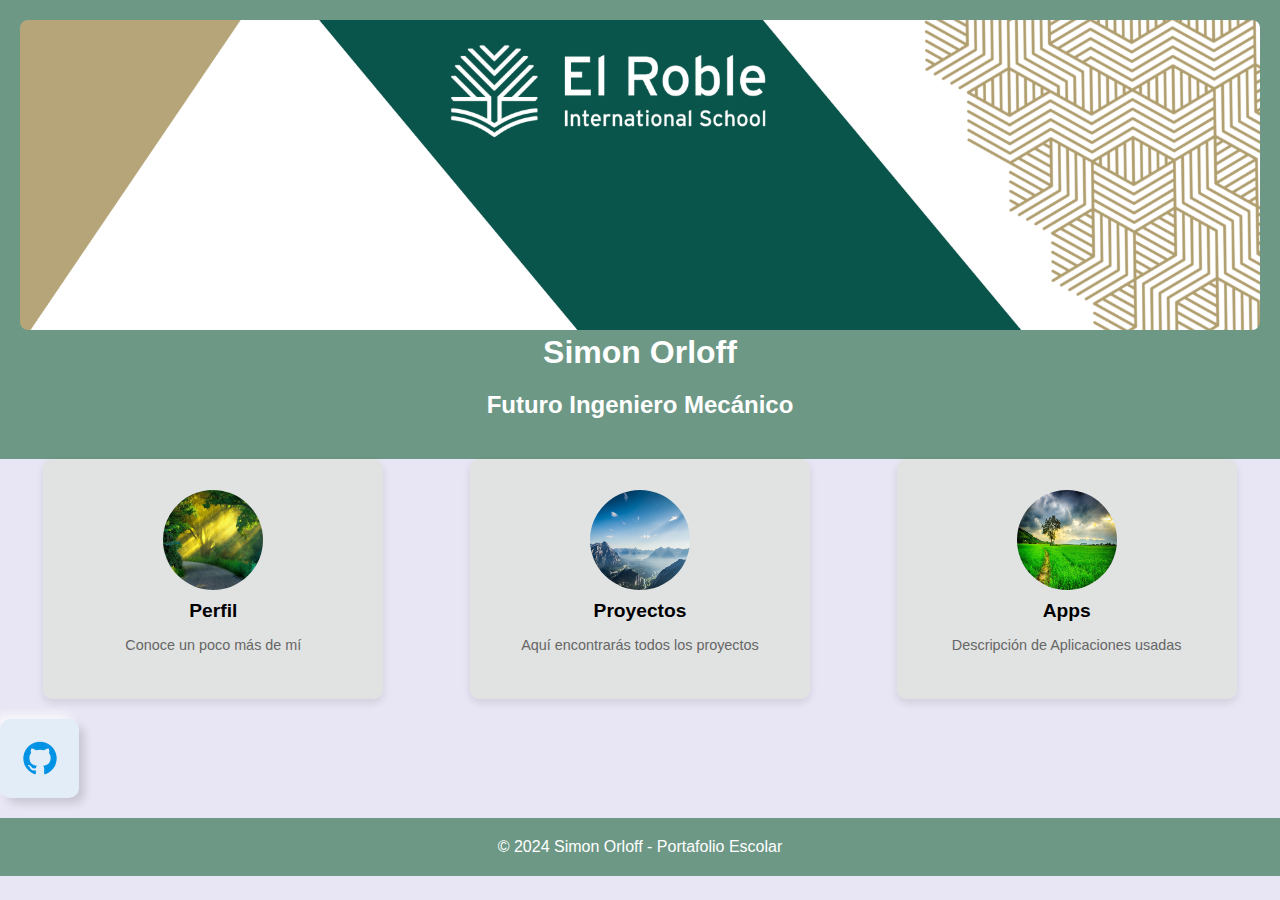
<file: index.html>
<!DOCTYPE html>
<html lang="es">
<head>
    <!-- Google tag (gtag.js) -->
    <script async src="https://www.googletagmanager.com/gtag/js?id=G-4RH2BKYXY2"></script>
    <script>
      window.dataLayer = window.dataLayer || [];
      function gtag(){dataLayer.push(arguments);}
      gtag('js', new Date());

      gtag('config', 'G-4RH2BKYXY2');
    </script>
    <meta charset="UTF-8">
    <meta name="viewport" content="width=device-width, initial-scale=1.0">
    <title>Simon Orloff - E-Portafolio</title>
    <link rel="stylesheet" href="estilo.css">
    <link rel="icon" href="images/siiiii.jpg" type="image/x-icon">
</head>
<body>
    <header>
        <img src="images/foto.png" alt="Imagen de fondo" class="profile-img">
        <h1>Simon Orloff</h1>
        <h2>Futuro Ingeniero Mecánico</h2>
    </header>

    <div class="section">
        <div class="card">
            <a href="Perfil.html">
                <img src="images/2416021.jpg" alt="Perfil">
                <h2>Perfil</h2>
                <p>Conoce un poco más de mí</p>
            </a>
        </div>
        <div class="card">
            <a href="Preparatoria/3°P/TerceroPrepa.html">
                <img src="images/Wallpapers-pexels-photo.jpg" alt="Proyectos">
                <h2>Proyectos</h2>
                <p>Aquí encontrarás todos los proyectos</p>
            </a>
        </div>
        <div class="card">
            <a href="Apps.html">
                <img src="images/uyMe8v.jpg" alt="Apps">
                <h2>Apps</h2>
                <p>Descripción de Aplicaciones usadas</p>
            </a>
        </div>
    </div>
    <a href="https://github.com/Simonloff/School-Page" target="_blank">
      <button class="btn">
        <svg width="40" height="40" fill="#0092E4" xmlns="http://www.w3.org/2000/svg" data-name="Layer 1" viewBox="0 0 24 24" id="github">
          <path d="M12,2.2467A10.00042,10.00042,0,0,0,8.83752,21.73419c.5.08752.6875-.21247.6875-.475,0-.23749-.01251-1.025-.01251-1.86249C7,19.85919,6.35,18.78423,6.15,18.22173A3.636,3.636,0,0,0,5.125,16.8092c-.35-.1875-.85-.65-.01251-.66248A2.00117,2.00117,0,0,1,6.65,17.17169a2.13742,2.13742,0,0,0,2.91248.825A2.10376,2.10376,0,0,1,10.2,16.65923c-2.225-.25-4.55-1.11254-4.55-4.9375a3.89187,3.89187,0,0,1,1.025-2.6875,3.59373,3.59373,0,0,1,.1-2.65s.83747-.26251,2.75,1.025a9.42747,9.42747,0,0,1,5,0c1.91248-1.3,2.75-1.025,2.75-1.025a3.59323,3.59323,0,0,1,.1,2.65,3.869,3.869,0,0,1,1.025,2.6875c0,3.83747-2.33752,4.6875-4.5625,4.9375a2.36814,2.36814,0,0,1,.675,1.85c0,1.33752-.01251,2.41248-.01251,2.75,0,.26251.1875.575.6875.475A10.0053,10.0053,0,0,0,12,2.2467Z"></path>
        </svg>
      </button>
    </a>




    <footer>
        <p>&copy; 2024 Simon Orloff - Portafolio Escolar</p>
    </footer>

    <script src="script.js"></script>
</body>
</html>
</file>
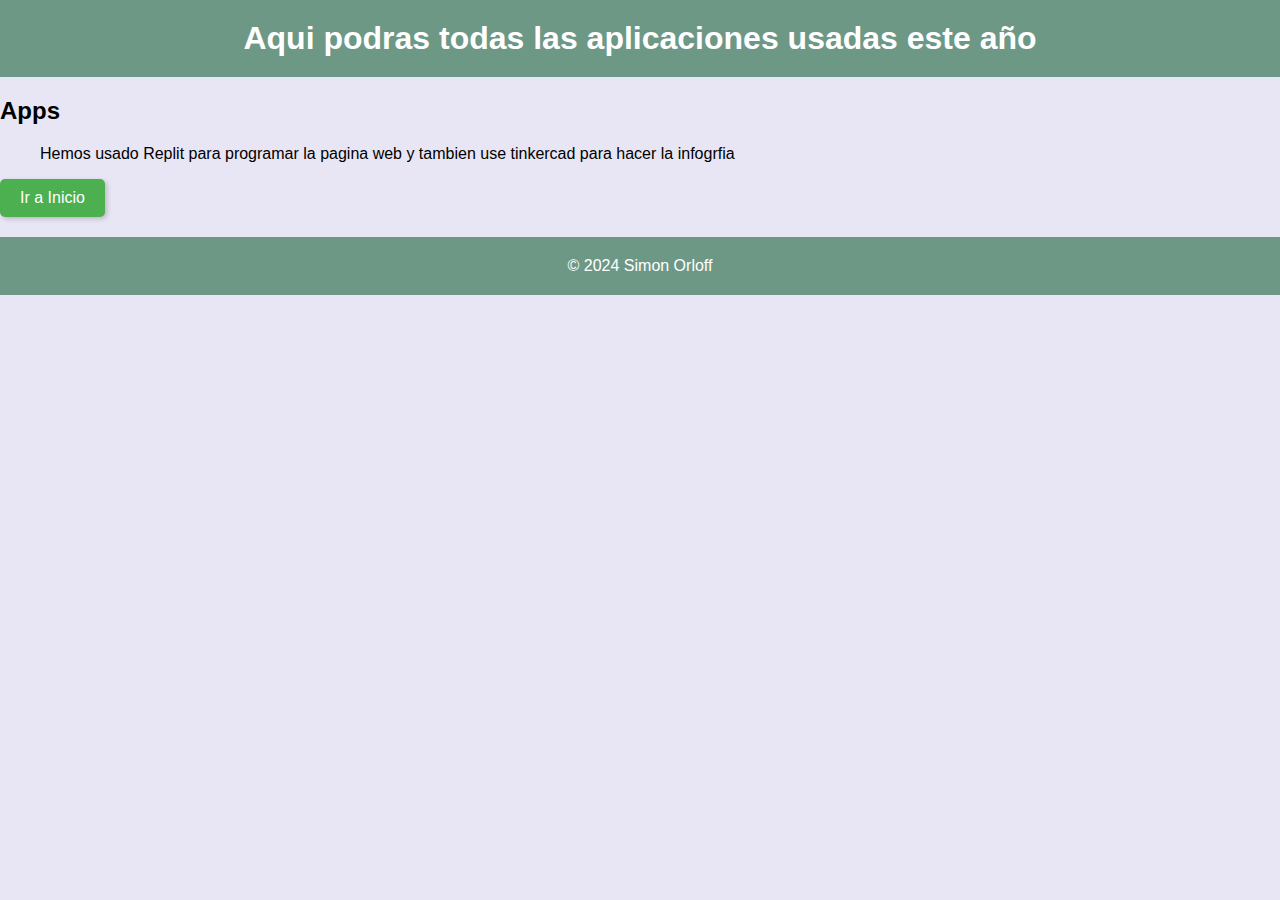
<file: Apps.html>
<!DOCTYPE html>
<html lang="es">
<head>
    <!-- Google tag (gtag.js) -->
    <script async src="https://www.googletagmanager.com/gtag/js?id=G-4RH2BKYXY2"></script>
    <script>
      window.dataLayer = window.dataLayer || [];
      function gtag(){dataLayer.push(arguments);}
      gtag('js', new Date());

      gtag('config', 'G-4RH2BKYXY2');
    </script>
    <meta charset="UTF-8">
    <meta name="viewport" content="width=device-width, initial-scale=1.0">
    <title>Apps</title>
    <link rel="stylesheet" href="estilo.css">
</head>
<body>
    <header>
        <h1>Aqui podras todas las aplicaciones usadas este año</h1>
    </header>
    <section>
        <h2>Apps</h2>
        <ul>
            <p>Hemos usado Replit para programar la pagina web y tambien use tinkercad para hacer la infogrfia</p>
    </section>

    <!-- Botón para regresar al inicio -->
    <button onclick="window.location.href='index.html'" style="background-color: #4CAF50; color: white; padding: 10px 20px; font-size: 16px; border: none; border-radius: 5px; cursor: pointer; box-shadow: 2px 2px 5px rgba(0,0,0,0.2);">
      Ir a Inicio
    </button>

    <footer>
        <p>&copy; 2024 Simon Orloff</p>
    </footer>
</body>
</html>
</file>
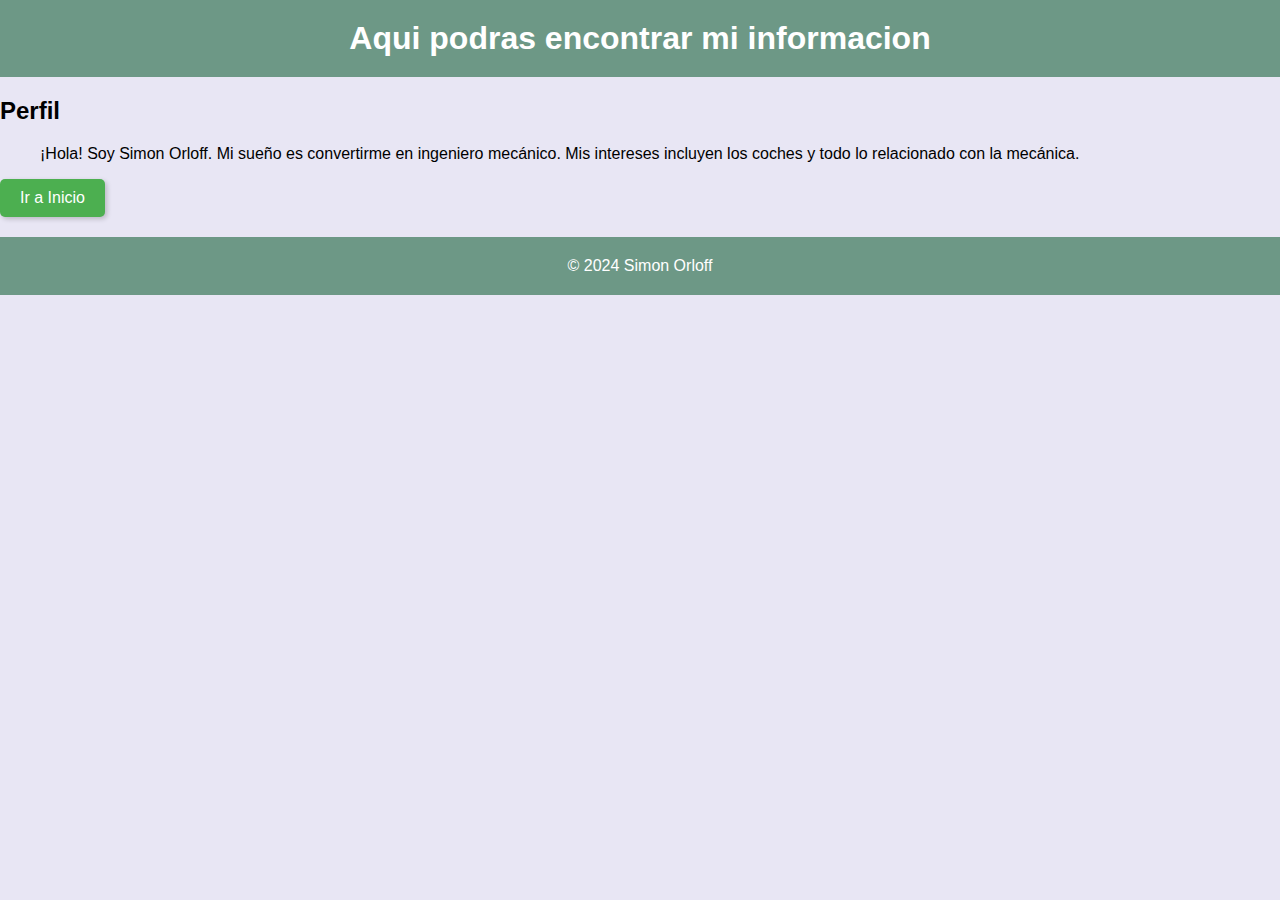
<file: Perfil.html>
<!DOCTYPE html>
<html lang="es">
<head>
    <!-- Google tag (gtag.js) -->
    <script async src="https://www.googletagmanager.com/gtag/js?id=G-4RH2BKYXY2"></script>
    <script>
      window.dataLayer = window.dataLayer || [];
      function gtag(){dataLayer.push(arguments);}
      gtag('js', new Date());

      gtag('config', 'G-4RH2BKYXY2');
    </script>
    <meta charset="UTF-8">
    <meta name="viewport" content="width=device-width, initial-scale=1.0">
    <title>Perfil</title>
    <link rel="stylesheet" href="estilo.css">
</head>
<body>
    <header>
        <h1>Aqui podras encontrar mi informacion</h1>
    </header>
    <section>
        <h2>Perfil</h2>
        <ul>
            <p> ¡Hola! Soy Simon Orloff. Mi sueño es convertirme en ingeniero mecánico. Mis intereses incluyen los coches y todo lo relacionado con la mecánica.</p>
    </section>

    <!-- Botón para regresar al inicio -->
    <button onclick="window.location.href='index.html'" style="background-color: #4CAF50; color: white; padding: 10px 20px; font-size: 16px; border: none; border-radius: 5px; cursor: pointer; box-shadow: 2px 2px 5px rgba(0,0,0,0.2);">
      Ir a Inicio
    </button>

    <footer>
        <p>&copy; 2024 Simon Orloff</p>
    </footer>
</body>
</html>
</file>
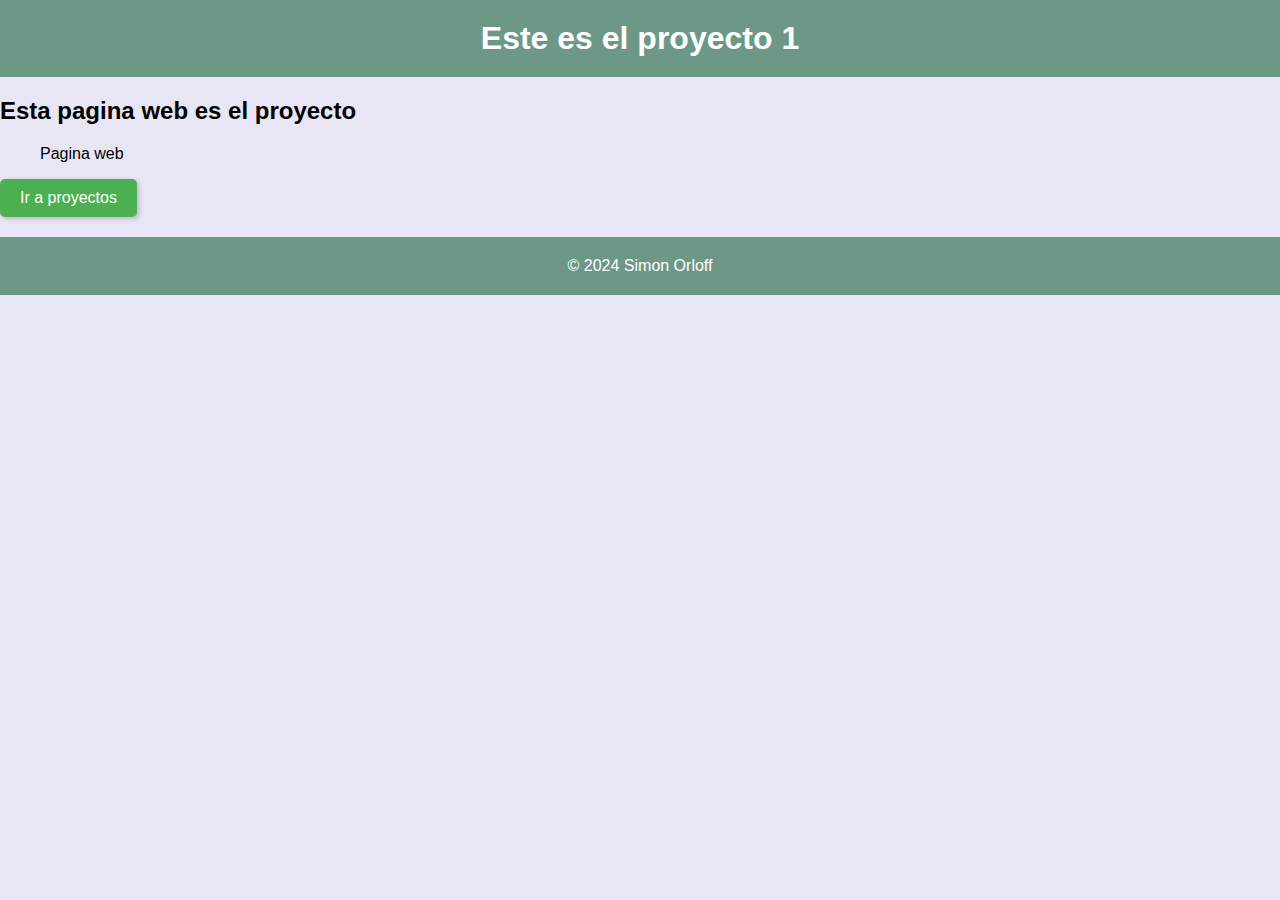
<file: Preparatoria/3°P/Hola.html>
<!DOCTYPE html>
<html lang="es">
<head>
    <!-- Google tag (gtag.js) -->
    <script async src="https://www.googletagmanager.com/gtag/js?id=G-4RH2BKYXY2"></script>
    <script>
      window.dataLayer = window.dataLayer || [];
      function gtag(){dataLayer.push(arguments);}
      gtag('js', new Date());

      gtag('config', 'G-4RH2BKYXY2');
    </script>
    <meta charset="UTF-8">
    <meta name="viewport" content="width=device-width, initial-scale=1.0">
    <title>Proyecto 1</title>
    <link rel="stylesheet" href="../../estilo.css">
</head>
<body>
    <header>
        <h1>Este es el proyecto 1</h1>
    </header>
    <section>
        <h2>Esta pagina web es el proyecto</h2>
        <ul>
            <p>Pagina web</p>
    </section>

    <!-- Botón para regresar al inicio -->
    <button onclick="window.location.href='Semestre2.html'" style="background-color: #4CAF50; color: white; padding: 10px 20px; font-size: 16px; border: none; border-radius: 5px; cursor: pointer; box-shadow: 2px 2px 5px rgba(0,0,0,0.2);">
      Ir a proyectos
    </button>

    <footer>
        <p>&copy; 2024 Simon Orloff</p>
    </footer>
</body>
</html>
</file>
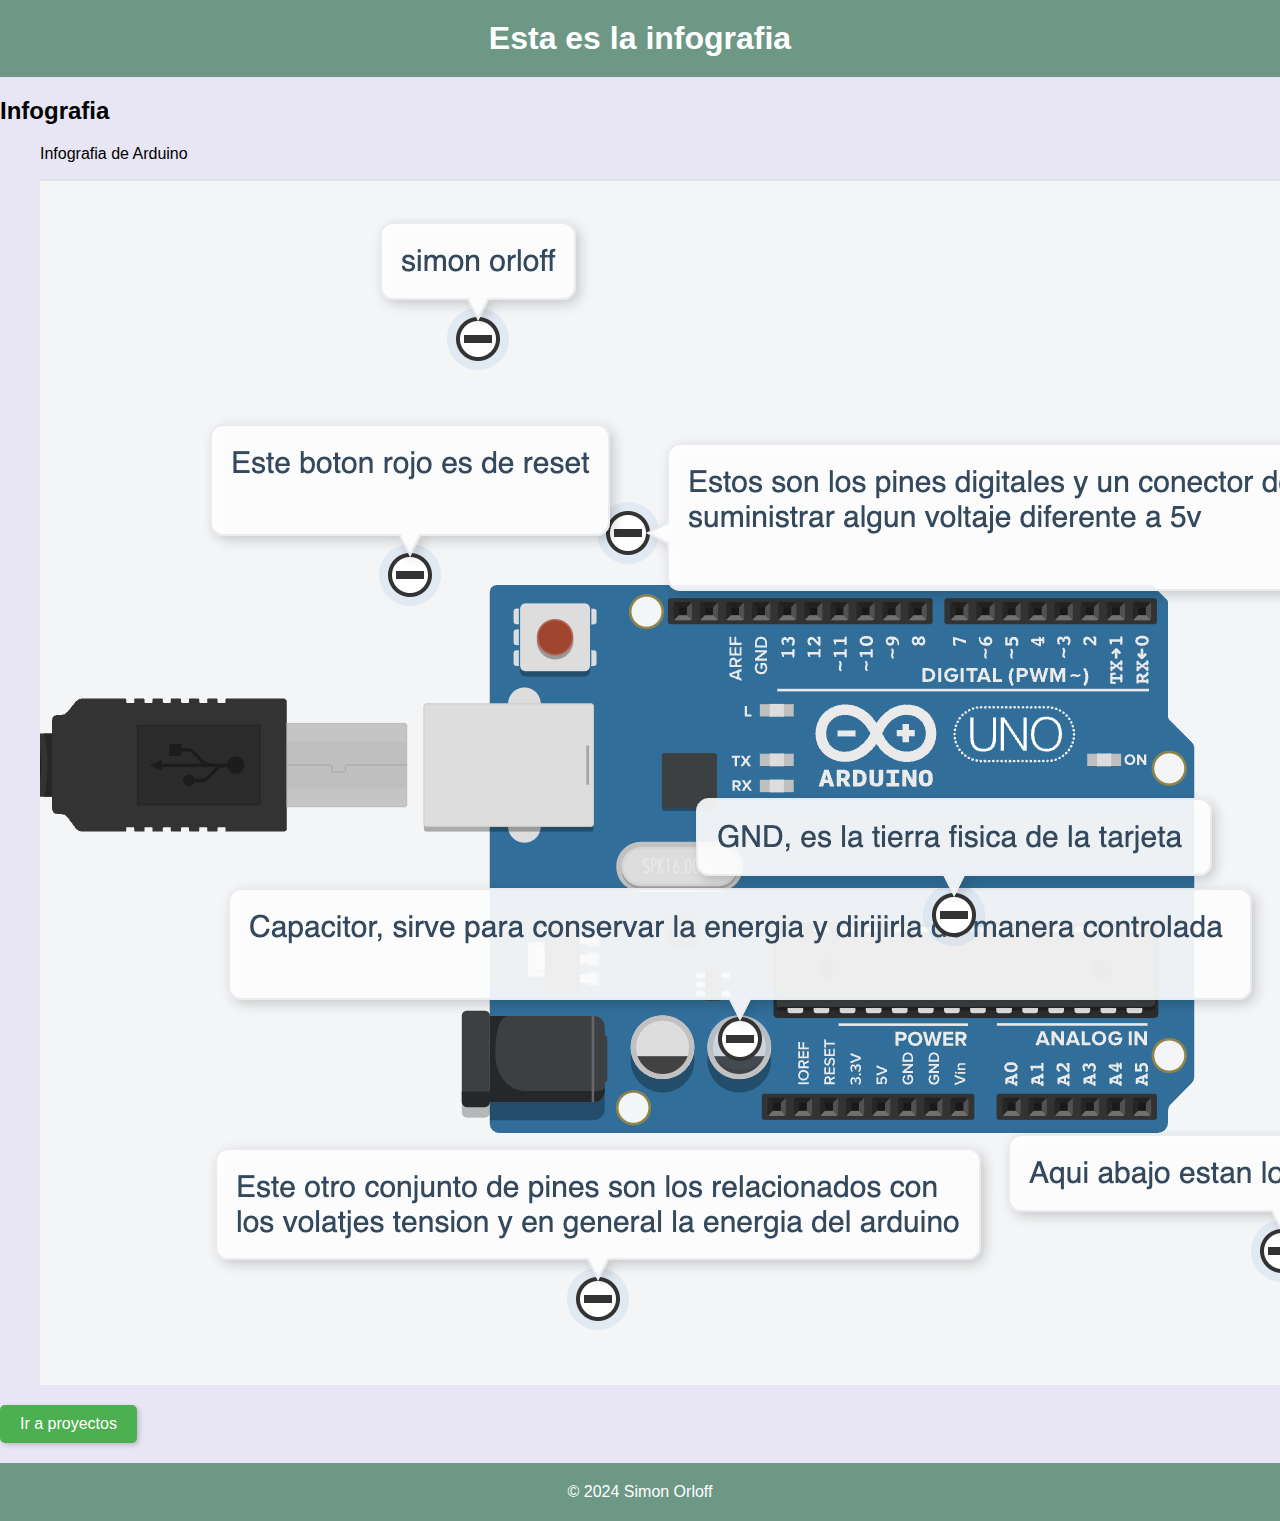
<file: Preparatoria/3°P/Infografia.html>
<!DOCTYPE html>
<html lang="es">
<head>
    <!-- Google tag (gtag.js) -->
    <script async src="https://www.googletagmanager.com/gtag/js?id=G-4RH2BKYXY2"></script>
    <script>
      window.dataLayer = window.dataLayer || [];
      function gtag(){dataLayer.push(arguments);}
      gtag('js', new Date());

      gtag('config', 'G-4RH2BKYXY2');
    </script>
    <meta charset="UTF-8">
    <meta name="viewport" content="width=device-width, initial-scale=1.0">
    <title>Infografia</title>
    <link rel="stylesheet" href="../../estilo.css">
</head>
<body>
    <header>
        <h1>Esta es la infografia</h1>
    </header>
    <section>
        <h2>Infografia</h2>
        <ul>
            <p>Infografia de Arduino</p>
            <img src="../../images/Sip.png" alt="Infografia">
    </section>

    <!-- Botón para regresar al inicio -->
    <button onclick="window.location.href='Semestre2.html'" style="background-color: #4CAF50; color: white; padding: 10px 20px; font-size: 16px; border: none; border-radius: 5px; cursor: pointer; box-shadow: 2px 2px 5px rgba(0,0,0,0.2);">
      Ir a proyectos
    </button>

    <footer>
        <p>&copy; 2024 Simon Orloff</p>
    </footer>
</body>
</html>
</file>
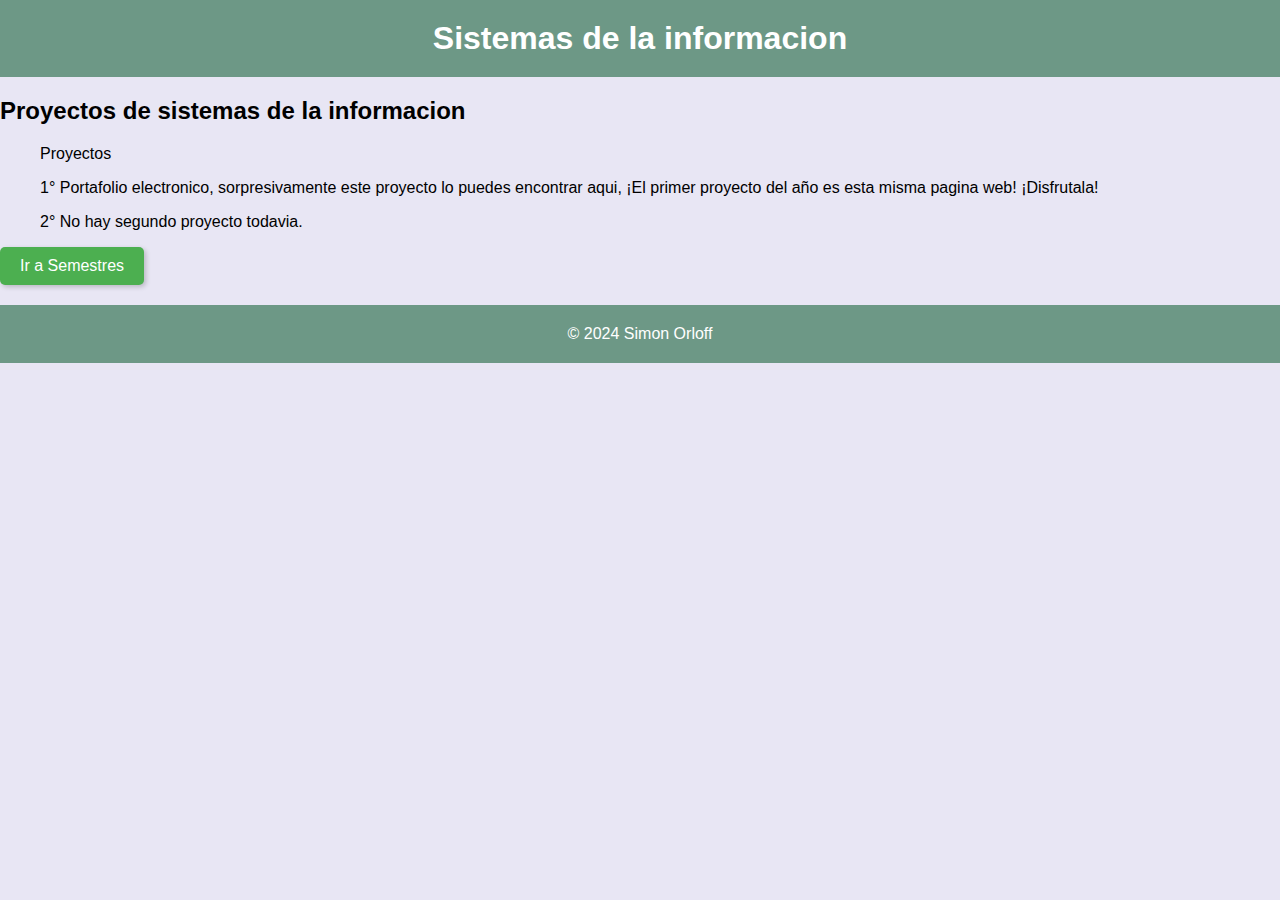
<file: Preparatoria/3°P/Semestre1.html>
<!DOCTYPE html>
<html lang="es">
<head>
    <!-- Google tag (gtag.js) -->
    <script async src="https://www.googletagmanager.com/gtag/js?id=G-4RH2BKYXY2"></script>
    <script>
      window.dataLayer = window.dataLayer || [];
      function gtag(){dataLayer.push(arguments);}
      gtag('js', new Date());

      gtag('config', 'G-4RH2BKYXY2');
    </script>
    <meta charset="UTF-8">
    <meta name="viewport" content="width=device-width, initial-scale=1.0">
    <title>Sistemas de la informacion</title>
    <link rel="stylesheet" href="../../estilo.css">
</head>
<body>
    <header>
        <h1>Sistemas de la informacion</h1>
    </header>
    <section>
        <h2>Proyectos de sistemas de la informacion</h2>
        <ul>
            <p>Proyectos</p>
            <p>1° Portafolio electronico, sorpresivamente este proyecto lo puedes encontrar aqui, ¡El primer proyecto del año es esta misma pagina web! ¡Disfrutala!</p>
            <p>2° No hay segundo proyecto todavia.</p>
    </section>

    <!-- Botón para regresar al inicio -->
    <button onclick="window.location.href='TerceroPrepa.html'" style="background-color: #4CAF50; color: white; padding: 10px 20px; font-size: 16px; border: none; border-radius: 5px; cursor: pointer; box-shadow: 2px 2px 5px rgba(0,0,0,0.2);">
      Ir a Semestres
    </button>


    <footer>
        <p>&copy; 2024 Simon Orloff</p>
    </footer>
</body>
</html>
</file>
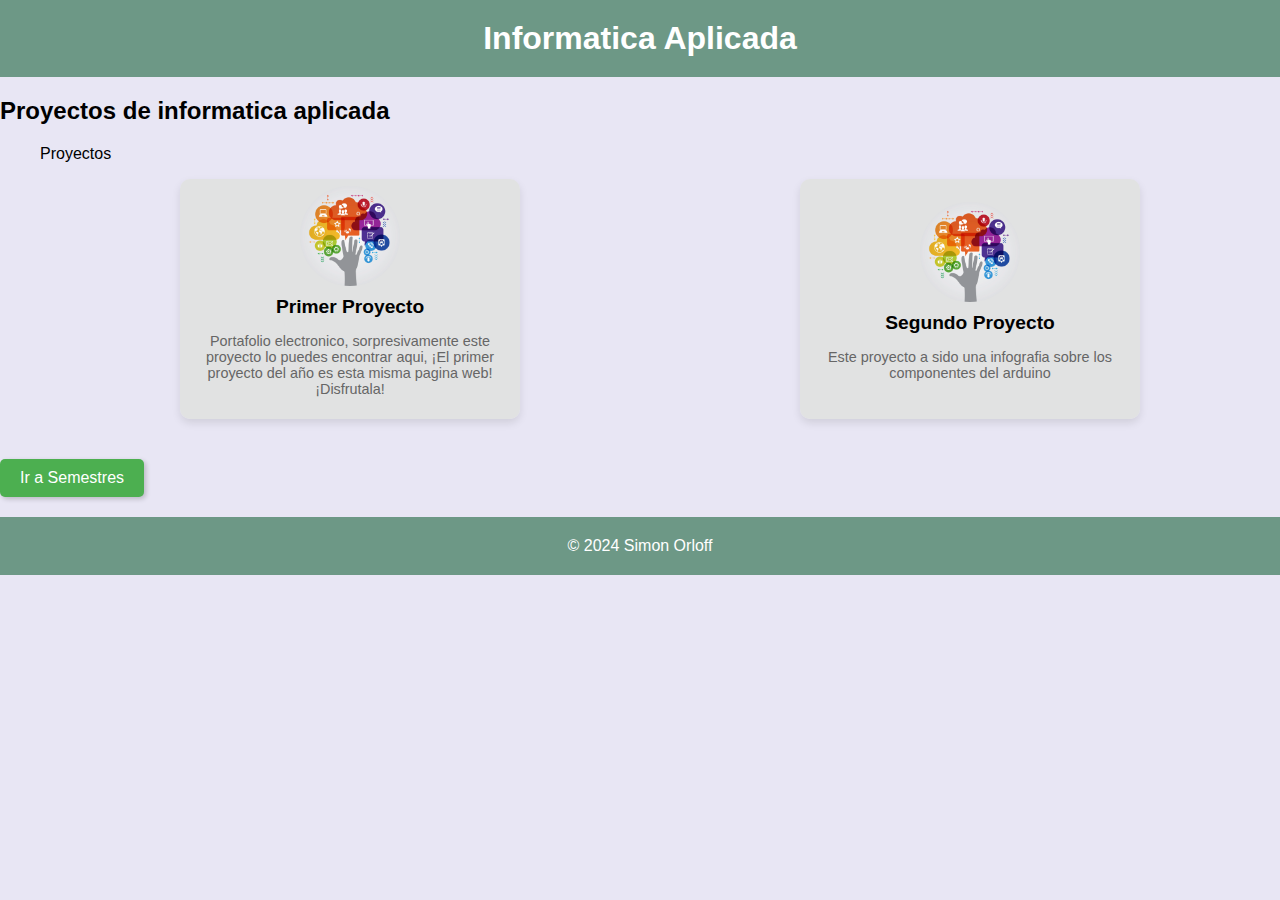
<file: Preparatoria/3°P/Semestre2.html>
<!DOCTYPE html>
<html lang="es">
<head>
    <!-- Google tag (gtag.js) -->
    <script async src="https://www.googletagmanager.com/gtag/js?id=G-4RH2BKYXY2"></script>
    <script>
      window.dataLayer = window.dataLayer || [];
      function gtag(){dataLayer.push(arguments);}
      gtag('js', new Date());

      gtag('config', 'G-4RH2BKYXY2');
    </script>
    <meta charset="UTF-8">
    <meta name="viewport" content="width=device-width, initial-scale=1.0">
    <title>Informatica Aplicada</title>
    <link rel="stylesheet" href="../../estilo.css">
</head>
<body>
    <header>
        <h1>Informatica Aplicada</h1>
    </header>
    <section>
        <h2>Proyectos de informatica aplicada</h2>
        <ul>
            <p>Proyectos</p>
            <div class="section">
                <div class="card">
                    <a href="Hola.html">
                        <img src="sdli.webp" alt="Primer Proyecto">
                        <h2>Primer Proyecto</h2>
                        <p>Portafolio electronico, sorpresivamente este proyecto lo puedes encontrar aqui, ¡El primer proyecto del año es esta misma pagina web! ¡Disfrutala!</p>
                    </a>
                </div>
                <div class="section">
                    <div class="card">
                        <a href="Infografia.html">
                            <img src="sdli.webp" alt="Segundo Proyecto"">
                            <h2>Segundo Proyecto</h2>
                            <p>Este proyecto a sido una infografia sobre los componentes del arduino</p>
                        </a>
                    </div>
    </section>

    <!-- Botón para regresar al inicio -->
    <button onclick="window.location.href='TerceroPrepa.html'" style="background-color: #4CAF50; color: white; padding: 10px 20px; font-size: 16px; border: none; border-radius: 5px; cursor: pointer; box-shadow: 2px 2px 5px rgba(0,0,0,0.2);">
      Ir a Semestres
    </button>

    <footer>
        <p>&copy; 2024 Simon Orloff</p>
    </footer>
</body>
</html>
</file>
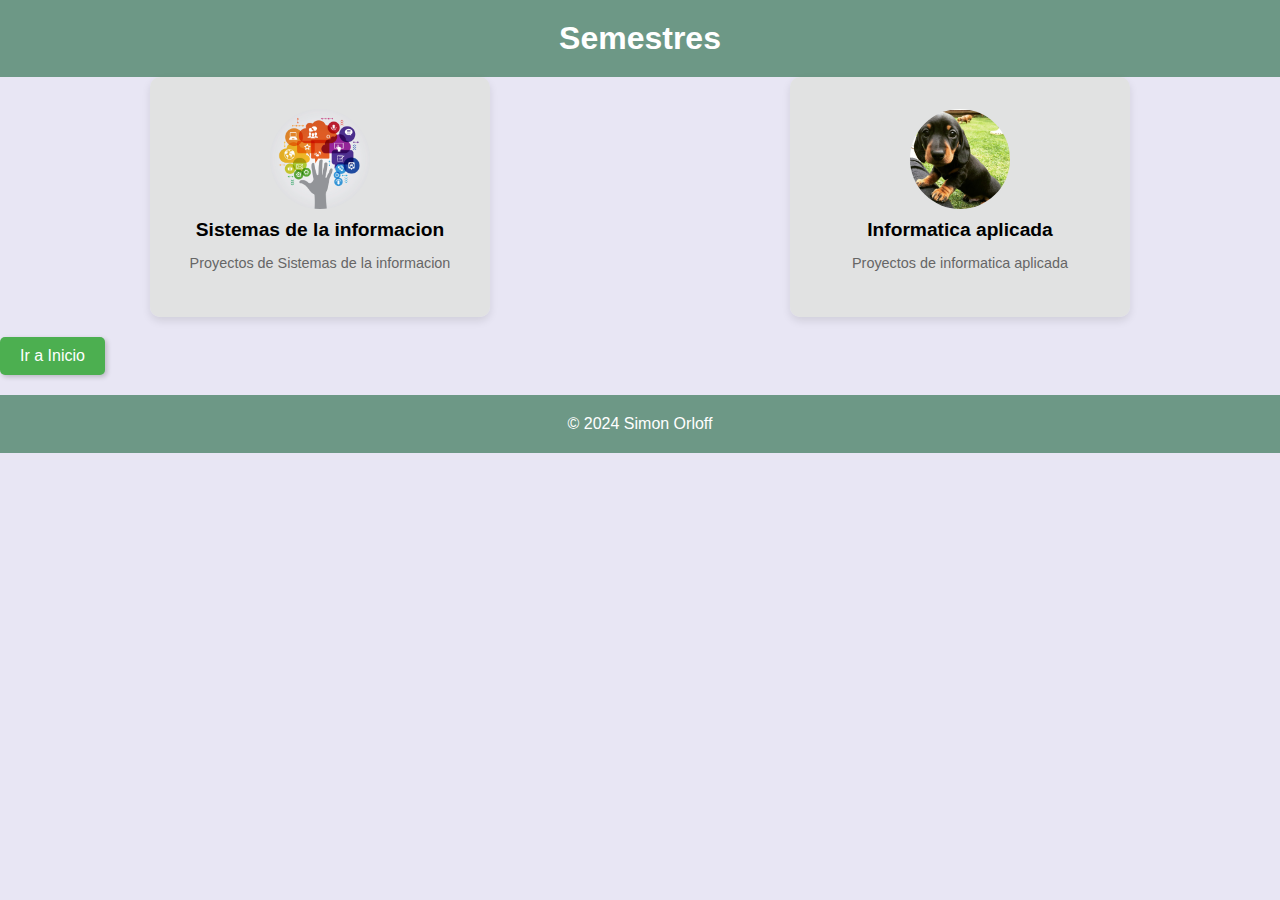
<file: Preparatoria/3°P/TerceroPrepa.html>
<!DOCTYPE html>
<html lang="es">
<head>
    <!-- Google tag (gtag.js) -->
    <script async src="https://www.googletagmanager.com/gtag/js?id=G-4RH2BKYXY2"></script>
    <script>
      window.dataLayer = window.dataLayer || [];
      function gtag(){dataLayer.push(arguments);}
      gtag('js', new Date());

      gtag('config', 'G-4RH2BKYXY2');
    </script>
    <meta charset="UTF-8">
    <meta name="viewport" content="width=device-width, initial-scale=1.0">
    <title>Primer año de preparatoria</title>
    <link rel="stylesheet" href="../../estilo.css">
</head>
<body>
    <header>
        <h1>Semestres</h1>
    </header>
    </header>
<section>
    <div class="section">
        <div class="card">
            <a href="Semestre1.html">
                <img src="sdli.webp" alt="Sistemas de la informacion">
                <h2>Sistemas de la informacion</h2>
                <p>Proyectos de Sistemas de la informacion</p>
            </a>
        </div>
        <div class="card">
            <a href="Semestre2.html">
                <img src="ia.jpg" alt="Informatica aplicada">
                <h2>Informatica aplicada</h2>
                <p>Proyectos de informatica aplicada</p>
            </a>
        </div>
        </section>
    <!-- Botón para regresar al inicio -->
    <button onclick="window.location.href='../../index.html'" style="background-color: #4CAF50; color: white; padding: 10px 20px; font-size: 16px; border: none; border-radius: 5px; cursor: pointer; box-shadow: 2px 2px 5px rgba(0,0,0,0.2);">
      Ir a Inicio
    </button>

    <footer>
        <p>&copy; 2024 Simon Orloff</p>
    </footer>
</body>
</html>
</file>
<file: estilo.css>
/* Estilos generales */
body {
    font-family: 'Arial', sans-serif;
    margin: 0;
    padding: 0;
    background-color: #e8e6f4;
}

/* Encabezado */
header {
    background-color: #6d9886;
    padding: 20px;
    text-align: center;
    color: white;
}

header h1 {
    margin: 0;
}


/* Contenedor principal */
.container {
    max-width: 1200px;
    margin: 20px auto;
    padding: 20px;
    background-color: #fff;
    box-shadow: 0px 4px 8px rgba(0, 0, 0, 0.1);
    border-radius: 8px;
}

/* Estilos para las secciones */
.section {
    display: flex;
    justify-content: space-around;
    margin-bottom: 20px;
}

.card {
    background-color: #f8f8f8;
    border-radius: 10px;
    box-shadow: 0 4px 8px rgba(0, 0, 0, 0.1);
    text-align: center;
    padding: 20px;
    width: 30%;
}

.card img {
    border-radius: 50%;
    width: 100px;
    height: 100px;
}

.card h2 {
    margin: 10px 0;
    font-size: 1.2em;
}

.card p {
    font-size: 0.9em;
    color: #666;
}

/* Estilo para la barra superior */
.top-bar {
    background-color: #ccc;
    padding: 10px;
    display: flex;
    justify-content: space-between;
    align-items: center;
    box-shadow: 0 2px 4px rgba(0, 0, 0, 0.1);
}

.top-bar .logo {
    font-size: 1.5em;
    font-weight: bold;
}

.top-bar .nav {
    font-size: 1em;
}

.top-bar .nav a {
    color: #333;
    text-decoration: none;
    margin-left: 20px;
    font-weight: bold;
}

/* Estilo para el footer */
footer {
    background-color: #6d9886;
    padding: 20px;
    text-align: center;
    color: white;
    margin-top: 20px;
}

footer p {
    margin: 0;
}

.card a {
    text-decoration: none;
    color: inherit;
    display: block;
}

.card a:hover {
    color: #6d9886; /* Cambia el color del texto al pasar el ratón */
}

.card img {
    width: 100px;
    height: 100px;
    border-radius: 50%;
    display: block;
    margin: 0 auto;
}
/* Estilos para pantallas grandes (escritorio) */
@media only screen and (min-width: 1024px) {
    .section {
        display: flex;
        justify-content: space-around;
    }

    .card {
        width: 30%;
    }
}

/* Estilos para tabletas */
@media only screen and (min-width: 768px) and (max-width: 1023px) {
    .section {
        display: flex;
        flex-direction: row;
        justify-content: space-between;
        flex-wrap: wrap;
    }

    .card {
        width: 45%;
        margin-bottom: 20px;
    }
}

/* Estilos para móviles (pantallas pequeñas) */
@media only screen and (max-width: 767px) {
    .section {
        display: block;
    }

    .card {
        width: 90%;
        margin: 10px auto;
    }
}
@media only screen and (max-width: 767px) {
    header .profile-img {
        max-height: 200px; /* Altura reducida en pantallas pequeñas */
    }
}
header .profile-img {
    width: 100%;
    height: 100%; /* Asegura que la imagen ocupe todo el espacio del header */
    object-fit: cover; /* Mantiene las proporciones y llena el contenedor */
    border-radius: 8px; /* Opcional, para bordes redondeados */
}

a {
  text-decoration: none; /* Quita el subrayado */
  color: black; /* Cambia el color a negro (o elige otro color) */
}

a:visited {
  color: black; /* Cambia el color morado de los enlaces visitados */
}
a {
  text-decoration: none;
  color: black;
}

a:visited {
  color: black;
}

a:hover {
  color: #6d9886; /* Cambia 'blue' por el color que prefieras */
}

/* From Uiverse.io by CYBWEBALI */ 
.btn {
  display: grid;
  place-items: center;
  background: #e3edf7;
  padding: 1.4em;
  border-radius: 10px;
  box-shadow: 6px 6px 10px -1px rgba(0,0,0,0.15),
          -6px -6px 10px -1px rgba(255,255,255,0.7);
  border: 1px solid rgba(0,0,0,0);
  cursor: pointer;
  transition: transform 0.5s;
}

.btn:hover {
  box-shadow: inset 4px 4px 6px -1px rgba(0,0,0,0.2),
          inset -4px -4px 6px -1px rgba(255,255,255,0.7),
          -0.5px -0.5px 0px rgba(255,255,255,1),
          0.5px 0.5px 0px rgba(0,0,0,0.15),
          0px 12px 10px -10px rgba(0,0,0,0.05);
  border: 1px solid rgba(0,0,0,0.1);
  transform: translateY(0.5em);
}

.btn svg {
  transition: transform 0.5s;
}

.btn:hover svg {
  transform: scale(0.9);
  fill: #333333;
}

/* From Uiverse.io by gharsh11032000 */ 
.card {
  position: relative;
  width: 300px;
  height: 200px;
  background: linear-gradient(-45deg, #e1e2e2 0%, #e1e2e2 100% );
  border-radius: 10px;
  display: flex;
  align-items: center;
  justify-content: center;
  overflow: hidden;
  transition: all 0.6s cubic-bezier(0.23, 1, 0.320, 1);
}

.card svg {
  width: 48px;
  fill: #333;
  transition: all 0.6s cubic-bezier(0.23, 1, 0.320, 1);
}

.card:hover {
  transform: rotate(-5deg) scale(1.1);
  box-shadow: 0 10px 20px rgba(0, 0, 0, 0.2);
}

.card__content {
  position: absolute;
  top: 50%;
  left: 50%;
  transform: translate(-50%, -50%) rotate(-45deg);
  width: 100%;
  height: 100%;
  padding: 20px;
  box-sizing: border-box;
  background-color: #fff;
  opacity: 0;
  transition: all 0.6s cubic-bezier(0.23, 1, 0.320, 1);
}

.card:hover .card__content {
  transform: translate(-50%, -50%) rotate(0deg);
  opacity: 1;
}

.card__title {
  margin: 0;
  font-size: 24px;
  color: #333;
  font-weight: 700;
}

.card__description {
  margin: 10px 0 0;
  font-size: 14px;
  color: #777;
  line-height: 1.4;
}

.card:hover svg {
  scale: 0;
  transform: rotate(-45deg);
}
</file>
